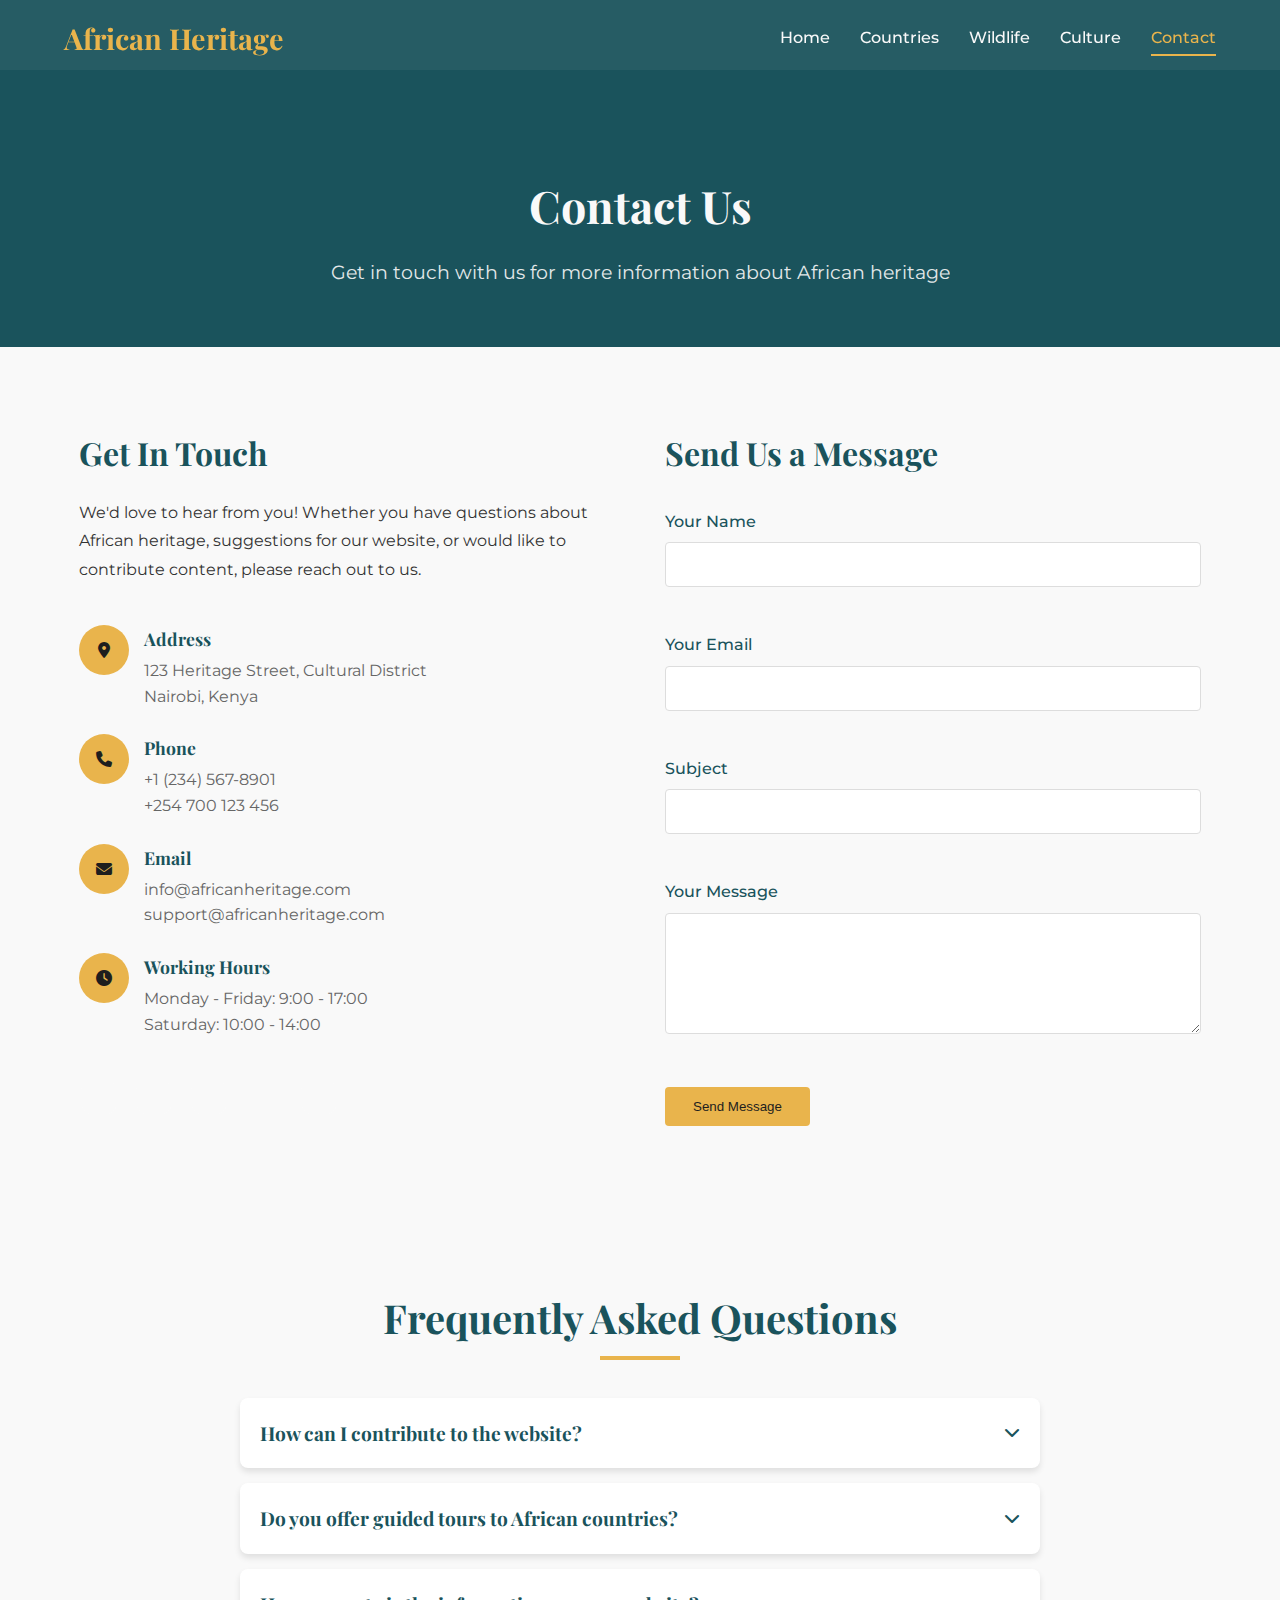
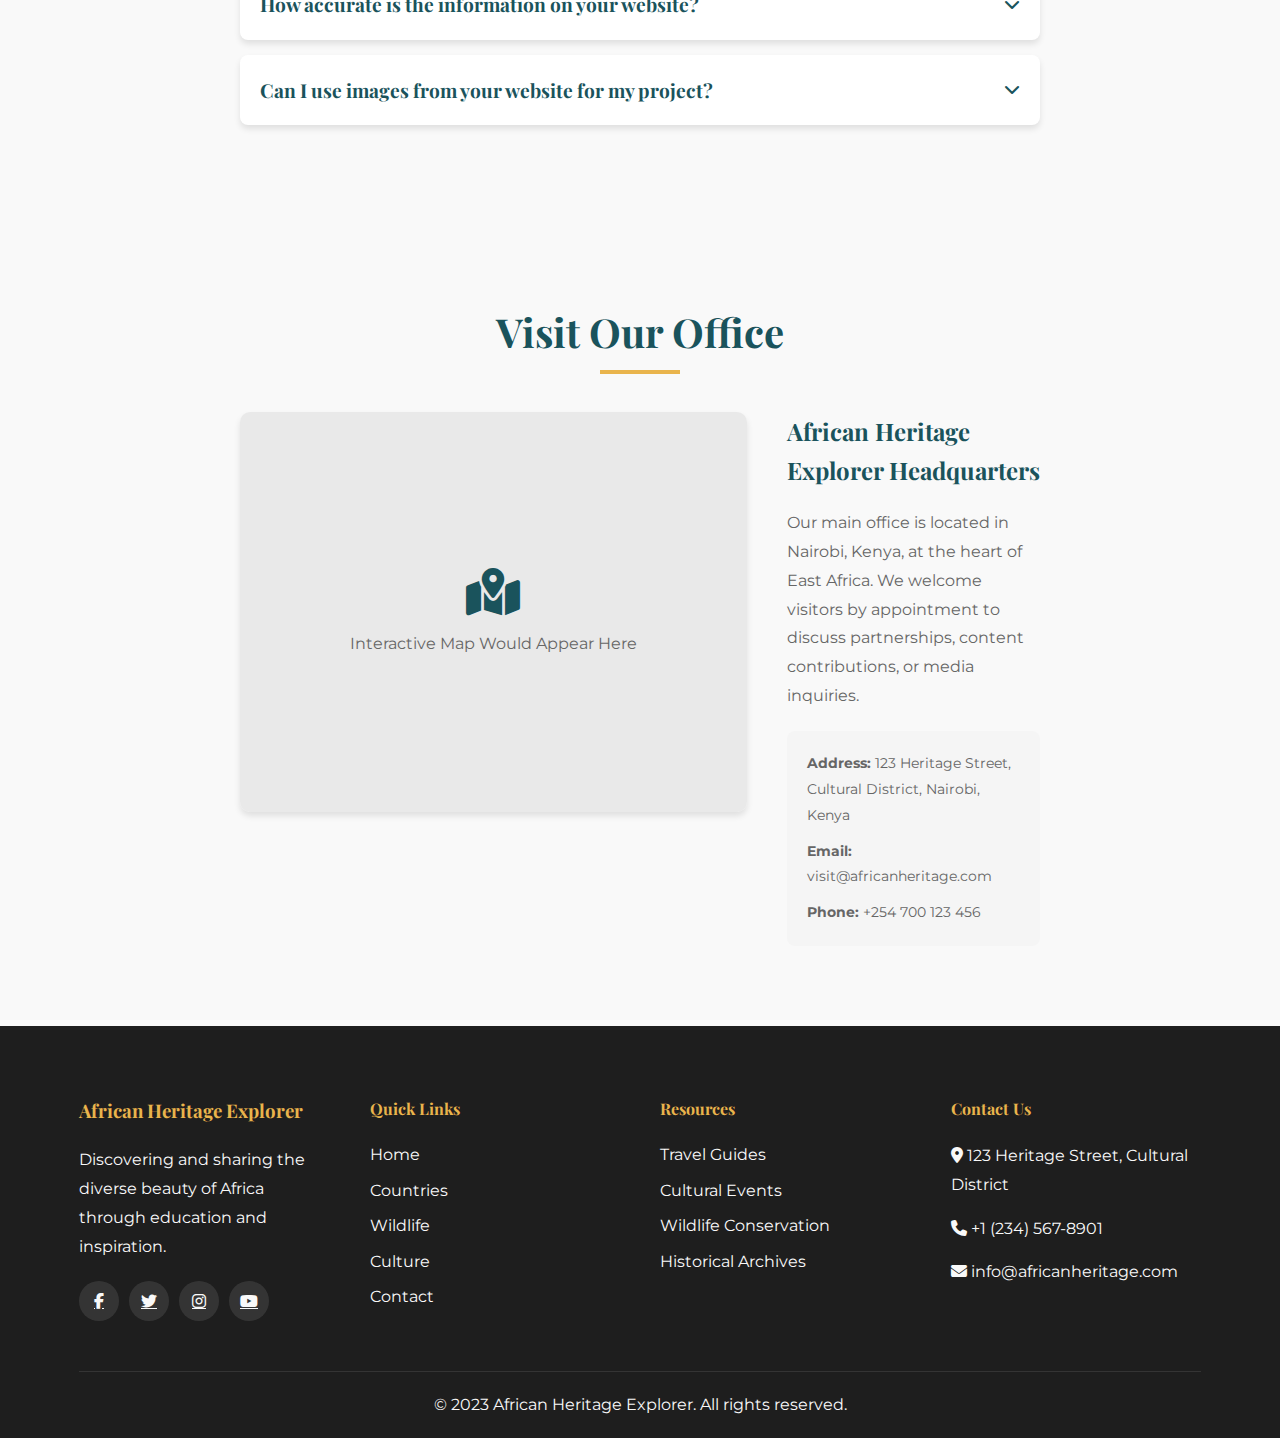
<file: contact.html>
<!DOCTYPE html>
<html lang="en">
<head>
    <meta charset="UTF-8">
    <meta name="viewport" content="width=device-width, initial-scale=1.0">
    <title>Contact Us - African Heritage Explorer</title>
    <link rel="stylesheet" href="css/style.css">
    <link rel="stylesheet" href="css/responsive.css">
    <link href="https://fonts.googleapis.com/css2?family=Montserrat:wght@400;500;700&family=Playfair+Display:wght@400;700&display=swap" rel="stylesheet">
    <link rel="stylesheet" href="https://cdnjs.cloudflare.com/ajax/libs/font-awesome/6.4.0/css/all.min.css">
</head>
<body>
    <!-- Navigation -->
    <nav class="navbar">
        <div class="nav-container">
            <div class="nav-logo">
                <a href="index.html">African Heritage</a>
            </div>
            <div class="nav-menu" id="nav-menu">
                <a href="index.html" class="nav-link">Home</a>
                <a href="countries.html" class="nav-link">Countries</a>
                <a href="wildlife.html" class="nav-link">Wildlife</a>
                <a href="culture.html" class="nav-link">Culture</a>
                <a href="contact.html" class="nav-link active">Contact</a>
                <div class="nav-close" id="nav-close">
                    <i class="fas fa-times"></i>
                </div>
            </div>
            <div class="nav-toggle" id="nav-toggle">
                <i class="fas fa-bars"></i>
            </div>
        </div>
    </nav>

    <!-- Page Header -->
    <section class="page-header">
        <div class="container">
            <h1>Contact Us</h1>
            <p>Get in touch with us for more information about African heritage</p>
        </div>
    </section>

    <!-- Contact Section -->
    <section class="contact-section">
        <div class="container">
            <div class="contact-content">
                <div class="contact-info">
                    <h2>Get In Touch</h2>
                    <p>We'd love to hear from you! Whether you have questions about African heritage, suggestions for our website, or would like to contribute content, please reach out to us.</p>
                    
                    <div class="contact-details">
                        <div class="contact-item">
                            <div class="contact-icon">
                                <i class="fas fa-map-marker-alt"></i>
                            </div>
                            <div class="contact-text">
                                <h4>Address</h4>
                                <p>123 Heritage Street, Cultural District<br>Nairobi, Kenya</p>
                            </div>
                        </div>
                        
                        <div class="contact-item">
                            <div class="contact-icon">
                                <i class="fas fa-phone"></i>
                            </div>
                            <div class="contact-text">
                                <h4>Phone</h4>
                                <p>+1 (234) 567-8901<br>+254 700 123 456</p>
                            </div>
                        </div>
                        
                        <div class="contact-item">
                            <div class="contact-icon">
                                <i class="fas fa-envelope"></i>
                            </div>
                            <div class="contact-text">
                                <h4>Email</h4>
                                <p>info@africanheritage.com<br>support@africanheritage.com</p>
                            </div>
                        </div>
                        
                        <div class="contact-item">
                            <div class="contact-icon">
                                <i class="fas fa-clock"></i>
                            </div>
                            <div class="contact-text">
                                <h4>Working Hours</h4>
                                <p>Monday - Friday: 9:00 - 17:00<br>Saturday: 10:00 - 14:00</p>
                            </div>
                        </div>
                    </div>
                    
                    <div class="social-links contact-social">
                        <a href="#"><i class="fab fa-facebook-f"></i></a>
                        <a href="#"><i class="fab fa-twitter"></i></a>
                        <a href="#"><i class="fab fa-instagram"></i></a>
                        <a href="#"><i class="fab fa-youtube"></i></a>
                        <a href="#"><i class="fab fa-linkedin-in"></i></a>
                    </div>
                </div>
                
                <div class="contact-form-container">
                    <h2>Send Us a Message</h2>
                    <form class="contact-form" id="contactForm">
                        <div class="form-group">
                            <label for="name">Your Name</label>
                            <input type="text" id="name" name="name" required>
                            <span class="error-message" id="nameError"></span>
                        </div>
                        
                        <div class="form-group">
                            <label for="email">Your Email</label>
                            <input type="email" id="email" name="email" required>
                            <span class="error-message" id="emailError"></span>
                        </div>
                        
                        <div class="form-group">
                            <label for="subject">Subject</label>
                            <input type="text" id="subject" name="subject" required>
                            <span class="error-message" id="subjectError"></span>
                        </div>
                        
                        <div class="form-group">
                            <label for="message">Your Message</label>
                            <textarea id="message" name="message" rows="5" required></textarea>
                            <span class="error-message" id="messageError"></span>
                        </div>
                        
                        <button type="submit" class="btn">Send Message</button>
                    </form>
                    
                    <div id="formSuccess" class="success-message">
                        <i class="fas fa-check-circle"></i>
                        <p>Thank you for your message! We'll get back to you soon.</p>
                    </div>
                </div>
            </div>
        </div>
    </section>

    <!-- FAQ Section -->
    <section class="faq-section">
        <div class="container">
            <h2 class="section-title">Frequently Asked Questions</h2>
            <div class="faq-container">
                <div class="faq-item">
                    <div class="faq-question">
                        <h3>How can I contribute to the website?</h3>
                        <span class="faq-toggle"><i class="fas fa-chevron-down"></i></span>
                    </div>
                    <div class="faq-answer">
                        <p>We welcome contributions from African heritage enthusiasts, researchers, and writers. Please use the contact form to send us your ideas or articles, and our editorial team will review them for potential publication.</p>
                    </div>
                </div>
                
                <div class="faq-item">
                    <div class="faq-question">
                        <h3>Do you offer guided tours to African countries?</h3>
                        <span class="faq-toggle"><i class="fas fa-chevron-down"></i></span>
                    </div>
                    <div class="faq-answer">
                        <p>While we don't directly organize tours, we partner with reputable tour operators across Africa. Contact us for recommendations based on your interests and preferred destinations.</p>
                    </div>
                </div>
                
                <div class="faq-item">
                    <div class="faq-question">
                        <h3>How accurate is the information on your website?</h3>
                        <span class="faq-toggle"><i class="fas fa-chevron-down"></i></span>
                    </div>
                    <div class="faq-answer">
                        <p>We strive for accuracy by working with cultural experts, historians, and local sources. All content is thoroughly researched and reviewed before publication. If you find any inaccuracies, please contact us immediately.</p>
                    </div>
                </div>
                
                <div class="faq-item">
                    <div class="faq-question">
                        <h3>Can I use images from your website for my project?</h3>
                        <span class="faq-toggle"><i class="fas fa-chevron-down"></i></span>
                    </div>
                    <div class="faq-answer">
                        <p>Some images are licensed for use with attribution, while others are copyrighted. Please contact us for specific permissions, and we'll be happy to guide you on usage rights for particular images.</p>
                    </div>
                </div>
            </div>
        </div>
    </section>

    <!-- Map Section -->
    <section class="map-section">
        <div class="container">
            <h2 class="section-title">Visit Our Office</h2>
            <div class="map-container">
                <div class="map-embed">
                    <!-- In a real implementation, this would be an actual Google Maps embed -->
                    <div class="map-placeholder">
                        <i class="fas fa-map-marked-alt"></i>
                        <p>Interactive Map Would Appear Here</p>
                    </div>
                </div>
                <div class="map-info">
                    <h3>African Heritage Explorer Headquarters</h3>
                    <p>Our main office is located in Nairobi, Kenya, at the heart of East Africa. We welcome visitors by appointment to discuss partnerships, content contributions, or media inquiries.</p>
                    <div class="map-details">
                        <p><strong>Address:</strong> 123 Heritage Street, Cultural District, Nairobi, Kenya</p>
                        <p><strong>Email:</strong> visit@africanheritage.com</p>
                        <p><strong>Phone:</strong> +254 700 123 456</p>
                    </div>
                </div>
            </div>
        </div>
    </section>

    <!-- Footer -->
    <footer class="footer">
        <div class="container">
            <div class="footer-content">
                <div class="footer-section">
                    <h3>African Heritage Explorer</h3>
                    <p>Discovering and sharing the diverse beauty of Africa through education and inspiration.</p>
                    <div class="social-links">
                        <a href="#"><i class="fab fa-facebook-f"></i></a>
                        <a href="#"><i class="fab fa-twitter"></i></a>
                        <a href="#"><i class="fab fa-instagram"></i></a>
                        <a href="#"><i class="fab fa-youtube"></i></a>
                    </div>
                </div>
                <div class="footer-section">
                    <h4>Quick Links</h4>
                    <ul>
                        <li><a href="index.html">Home</a></li>
                        <li><a href="countries.html">Countries</a></li>
                        <li><a href="wildlife.html">Wildlife</a></li>
                        <li><a href="culture.html">Culture</a></li>
                        <li><a href="contact.html">Contact</a></li>
                    </ul>
                </div>
                <div class="footer-section">
                    <h4>Resources</h4>
                    <ul>
                        <li><a href="#">Travel Guides</a></li>
                        <li><a href="#">Cultural Events</a></li>
                        <li><a href="#">Wildlife Conservation</a></li>
                        <li><a href="#">Historical Archives</a></li>
                    </ul>
                </div>
                <div class="footer-section">
                    <h4>Contact Us</h4>
                    <p><i class="fas fa-map-marker-alt"></i> 123 Heritage Street, Cultural District</p>
                    <p><i class="fas fa-phone"></i> +1 (234) 567-8901</p>
                    <p><i class="fas fa-envelope"></i> info@africanheritage.com</p>
                </div>
            </div>
            <div class="footer-bottom">
                <p>&copy; 2023 African Heritage Explorer. All rights reserved.</p>
            </div>
        </div>
    </footer>

    <script src="js/main.js"></script>
    <script src="js/form-validation.js"></script>
    <script src="js/contact.js"></script>
</body>
</html>
</file>
<file: css/responsive.css>
/* Responsive adjustments */
@media screen and (max-width: 1200px) {
    .hero-content {
        left: 5%;
    }
}

@media screen and (max-width: 968px) {
    .hero-content h1 {
        font-size: 2.5rem;
    }
    
    .highlight-cards {
        grid-template-columns: repeat(auto-fit, minmax(250px, 1fr));
    }
}

@media screen and (max-width: 768px) {
    .hero-content {
        text-align: center;
        left: 50%;
        transform: translate(-50%, -50%);
        width: 90%;
    }
    
    .hero-content h1 {
        font-size: 2rem;
    }
    
    .stats-grid {
        grid-template-columns: repeat(2, 1fr);
    }
    
    .footer-content {
        grid-template-columns: 1fr;
        text-align: center;
    }
    
    .social-links {
        justify-content: center;
    }
}

@media screen and (max-width: 480px) {
    .hero-content h1 {
        font-size: 1.8rem;
    }
    
    .section-title {
        font-size: 1.8rem;
    }
    
    .stats-grid {
        grid-template-columns: 1fr;
    }
    
    .slider-controls {
        bottom: 30px;
        right: 50%;
        transform: translateX(50%);
    }
}
</file>
<file: css/style.css>
/* Reset and Base Styles */
* {
    margin: 0;
    padding: 0;
    box-sizing: border-box;
}

:root {
    --primary: #e9b44c;
    --secondary: #1a535c;
    --accent: #9b2915;
    --dark: #1e1e1e;
    --light: #f9f9f9;
    --text: #333333;
    --shadow: 0 4px 6px rgba(0, 0, 0, 0.1);
    --transition: all 0.3s ease;
}

body {
    font-family: 'Montserrat', sans-serif;
    line-height: 1.6;
    color: var(--text);
    background-color: var(--light);
    overflow-x: hidden;
}

h1, h2, h3, h4, h5 {
    font-family: 'Playfair Display', serif;
    font-weight: 700;
    margin-bottom: 1rem;
    color: var(--secondary);
}

.container {
    width: 90%;
    max-width: 1200px;
    margin: 0 auto;
    padding: 0 15px;
}

.section-title {
    text-align: center;
    font-size: 2.5rem;
    margin-bottom: 3rem;
    position: relative;
}

.section-title::after {
    content: '';
    position: absolute;
    bottom: -10px;
    left: 50%;
    transform: translateX(-50%);
    width: 80px;
    height: 4px;
    background-color: var(--primary);
}

.btn {
    display: inline-block;
    padding: 12px 28px;
    background-color: var(--primary);
    color: var(--dark);
    text-decoration: none;
    border-radius: 4px;
    font-weight: 500;
    transition: var(--transition);
    border: none;
    cursor: pointer;
}

.btn:hover {
    background-color: var(--secondary);
    color: var(--light);
    transform: translateY(-3px);
    box-shadow: var(--shadow);
}

/* Navigation Styles */
.navbar {
    position: fixed;
    top: 0;
    left: 0;
    width: 100%;
    z-index: 1000;
    background-color: rgba(26, 83, 92, 0.95);
    padding: 15px 0;
    transition: var(--transition);
}

.nav-container {
    display: flex;
    justify-content: space-between;
    align-items: center;
    width: 90%;
    max-width: 1200px;
    margin: 0 auto;
}

.nav-logo a {
    color: var(--primary);
    font-family: 'Playfair Display', serif;
    font-size: 1.8rem;
    font-weight: 700;
    text-decoration: none;
}

.nav-menu {
    display: flex;
    align-items: center;
}

.nav-link {
    color: var(--light);
    text-decoration: none;
    margin-left: 30px;
    font-weight: 500;
    transition: var(--transition);
    position: relative;
}

.nav-link:hover, .nav-link.active {
    color: var(--primary);
}

.nav-link.active::after {
    content: '';
    position: absolute;
    bottom: -5px;
    left: 0;
    width: 100%;
    height: 2px;
    background-color: var(--primary);
}

.nav-toggle, .nav-close {
    display: none;
    color: var(--light);
    font-size: 1.5rem;
    cursor: pointer;
}

/* Hero Section */
.hero {
    position: relative;
    height: 100vh;
    margin-top: 70px;
    overflow: hidden;
}

.hero-content {
    position: absolute;
    top: 50%;
    left: 10%;
    transform: translateY(-50%);
    z-index: 2;
    color: var(--light);
    max-width: 600px;
}

.hero-content h1 {
    font-size: 3.5rem;
    color: var(--light);
    margin-bottom: 1.5rem;
    text-shadow: 2px 2px 4px rgba(0, 0, 0, 0.5);
}

.hero-content p {
    font-size: 1.2rem;
    margin-bottom: 2rem;
    text-shadow: 1px 1px 2px rgba(0, 0, 0, 0.5);
}

.btn-hero {
    background-color: var(--accent);
    color: var(--light);
    padding: 15px 35px;
    font-size: 1.1rem;
    border-radius: 30px;
}

.btn-hero:hover {
    background-color: var(--primary);
    color: var(--dark);
}

.hero-slider {
    position: relative;
    height: 100%;
}

.slide {
    position: absolute;
    top: 0;
    left: 0;
    width: 100%;
    height: 100%;
    opacity: 0;
    transition: opacity 1s ease;
}

.slide.active {
    opacity: 1;
}

.slide img {
    width: 100%;
    height: 100%;
    object-fit: cover;
}

.slider-controls {
    position: absolute;
    bottom: 50px;
    right: 10%;
    z-index: 3;
    display: flex;
}

.control {
    width: 50px;
    height: 50px;
    background-color: rgba(233, 181, 76, 0.8);
    color: var(--dark);
    display: flex;
    align-items: center;
    justify-content: center;
    border-radius: 50%;
    margin-left: 15px;
    cursor: pointer;
    transition: var(--transition);
}

.control:hover {
    background-color: var(--accent);
    color: var(--light);
}

/* Highlights Section */
.highlights {
    padding: 100px 0;
    background-color: var(--light);
}

.highlight-cards {
    display: grid;
    grid-template-columns: repeat(auto-fit, minmax(300px, 1fr));
    gap: 30px;
}

.card {
    background-color: white;
    border-radius: 10px;
    overflow: hidden;
    box-shadow: var(--shadow);
    transition: var(--transition);
}

.card:hover {
    transform: translateY(-10px);
    box-shadow: 0 12px 20px rgba(0, 0, 0, 0.15);
}

.card-image {
    height: 200px;
    overflow: hidden;
}

.card-image img {
    width: 100%;
    height: 100%;
    object-fit: cover;
    transition: transform 0.5s ease;
}

.card:hover .card-image img {
    transform: scale(1.1);
}

.card-content {
    padding: 20px;
}

.card-content h3 {
    font-size: 1.5rem;
    margin-bottom: 10px;
}

.card-content p {
    margin-bottom: 20px;
    color: #666;
}

.btn-card {
    background-color: var(--secondary);
    color: var(--light);
    padding: 10px 20px;
    font-size: 0.9rem;
}

.btn-card:hover {
    background-color: var(--primary);
    color: var(--dark);
}

/* Statistics Section */
.statistics {
    padding: 80px 0;
    background-color: var(--secondary);
    color: var(--light);
    text-align: center;
}

.statistics .section-title {
    color: var(--light);
}

.statistics .section-title::after {
    background-color: var(--primary);
}

.stats-grid {
    display: grid;
    grid-template-columns: repeat(auto-fit, minmax(200px, 1fr));
    gap: 30px;
    margin-top: 50px;
}

.stat h3 {
    font-size: 3rem;
    color: var(--primary);
    margin-bottom: 10px;
}

.stat p {
    font-size: 1.2rem;
    font-weight: 500;
}

/* Newsletter Section */
.newsletter {
    padding: 80px 0;
    background-color: #f5f5f5;
    text-align: center;
}

.newsletter-content h2 {
    margin-bottom: 20px;
}

.newsletter-content p {
    margin-bottom: 30px;
    font-size: 1.1rem;
}

.newsletter-form {
    display: flex;
    max-width: 500px;
    margin: 0 auto;
}

.newsletter-form input {
    flex: 1;
    padding: 15px;
    border: 1px solid #ddd;
    border-radius: 4px 0 0 4px;
    font-size: 1rem;
}

.newsletter-form button {
    padding: 15px 30px;
    background-color: var(--accent);
    color: white;
    border: none;
    border-radius: 0 4px 4px 0;
    cursor: pointer;
    font-weight: 500;
    transition: var(--transition);
}

.newsletter-form button:hover {
    background-color: var(--primary);
    color: var(--dark);
}

/* Footer */
.footer {
    background-color: var(--dark);
    color: var(--light);
    padding: 70px 0 20px;
}

.footer-content {
    display: grid;
    grid-template-columns: repeat(auto-fit, minmax(250px, 1fr));
    gap: 40px;
    margin-bottom: 50px;
}

.footer-section h3, .footer-section h4 {
    color: var(--primary);
    margin-bottom: 20px;
}

.footer-section p {
    margin-bottom: 15px;
    line-height: 1.8;
}

.footer-section ul {
    list-style: none;
}

.footer-section ul li {
    margin-bottom: 10px;
}

.footer-section ul li a {
    color: var(--light);
    text-decoration: none;
    transition: var(--transition);
}

.footer-section ul li a:hover {
    color: var(--primary);
    padding-left: 5px;
}

.social-links {
    display: flex;
    margin-top: 20px;
}

.social-links a {
    display: flex;
    align-items: center;
    justify-content: center;
    width: 40px;
    height: 40px;
    background-color: rgba(255, 255, 255, 0.1);
    border-radius: 50%;
    margin-right: 10px;
    color: var(--light);
    transition: var(--transition);
}

.social-links a:hover {
    background-color: var(--primary);
    color: var(--dark);
}

.footer-bottom {
    text-align: center;
    padding-top: 20px;
    border-top: 1px solid rgba(255, 255, 255, 0.1);
}

/* Responsive Design */
@media screen and (max-width: 968px) {
    .hero-content h1 {
        font-size: 2.8rem;
    }
    
    .nav-menu {
        position: fixed;
        top: 0;
        right: -100%;
        width: 70%;
        height: 100vh;
        background-color: var(--secondary);
        flex-direction: column;
        align-items: center;
        justify-content: center;
        transition: var(--transition);
        box-shadow: -5px 0 15px rgba(0, 0, 0, 0.1);
    }
    
    .nav-menu.active {
        right: 0;
    }
    
    .nav-link {
        margin: 15px 0;
    }
    
    .nav-toggle, .nav-close {
        display: block;
    }
    
    .nav-close {
        position: absolute;
        top: 20px;
        right: 20px;
    }
}

@media screen and (max-width: 768px) {
    .hero-content {
        left: 5%;
        right: 5%;
        text-align: center;
    }
    
    .hero-content h1 {
        font-size: 2.2rem;
    }
    
    .section-title {
        font-size: 2rem;
    }
    
    .newsletter-form {
        flex-direction: column;
    }
    
    .newsletter-form input {
        border-radius: 4px;
        margin-bottom: 10px;
    }
    
    .newsletter-form button {
        border-radius: 4px;
    }
}

@media screen and (max-width: 480px) {
    .hero-content h1 {
        font-size: 1.8rem;
    }
    
    .hero-content p {
        font-size: 1rem;
    }
    
    .slider-controls {
        right: 5%;
    }
    
    .control {
        width: 40px;
        height: 40px;
    }
}
/* Additional Styles for Countries Page */
.page-header {
    padding: 100px 0 60px;
    background-color: var(--secondary);
    color: var(--light);
    text-align: center;
    margin-top: 70px;
}

.page-header h1 {
    color: var(--light);
    font-size: 2.8rem;
    margin-bottom: 15px;
}

.page-header p {
    font-size: 1.2rem;
    opacity: 0.9;
}

.countries-grid {
    padding: 80px 0;
}

.grid-filters {
    display: flex;
    justify-content: center;
    flex-wrap: wrap;
    gap: 15px;
    margin-bottom: 40px;
}

.filter-btn {
    padding: 10px 20px;
    background-color: var(--light);
    border: 1px solid var(--secondary);
    border-radius: 30px;
    color: var(--secondary);
    font-weight: 500;
    cursor: pointer;
    transition: var(--transition);
}

.filter-btn.active, .filter-btn:hover {
    background-color: var(--secondary);
    color: var(--light);
}

.countries-container {
    display: grid;
    grid-template-columns: repeat(auto-fill, minmax(280px, 1fr));
    gap: 30px;
}

.country-card {
    background-color: white;
    border-radius: 10px;
    overflow: hidden;
    box-shadow: var(--shadow);
    transition: var(--transition);
}

.country-card:hover {
    transform: translateY(-5px);
    box-shadow: 0 10px 20px rgba(0, 0, 0, 0.1);
}

.country-flag {
    height: 180px;
    overflow: hidden;
}

.country-flag img {
    width: 100%;
    height: 100%;
    object-fit: cover;
}

.country-info {
    padding: 20px;
}

.country-info h3 {
    margin-bottom: 5px;
    font-size: 1.5rem;
}

.country-info > p {
    color: #666;
    margin-bottom: 15px;
}

.country-stats {
    display: flex;
    justify-content: space-between;
    margin-bottom: 20px;
}

.country-stats span {
    display: flex;
    align-items: center;
    font-size: 0.9rem;
    color: #666;
}

.country-stats i {
    margin-right: 5px;
    color: var(--primary);
}

.africa-map {
    padding: 80px 0;
    background-color: #f9f9f9;
}

.map-container {
    position: relative;
    max-width: 800px;
    margin: 0 auto;
}

.map-image {
    width: 100%;
    height: auto;
    border-radius: 10px;
    box-shadow: var(--shadow);
}

.map-point {
    position: absolute;
    transform: translate(-50%, -50%);
    cursor: pointer;
}

.point {
    width: 20px;
    height: 20px;
    background-color: var(--accent);
    border-radius: 50%;
    position: relative;
    animation: pulse 2s infinite;
}

@keyframes pulse {
    0% {
        transform: scale(1);
        opacity: 1;
    }
    50% {
        transform: scale(1.5);
        opacity: 0.7;
    }
    100% {
        transform: scale(1);
        opacity: 1;
    }
}

.map-tooltip {
    position: absolute;
    bottom: 100%;
    left: 50%;
    transform: translateX(-50%);
    background-color: var(--secondary);
    color: white;
    padding: 5px 10px;
    border-radius: 4px;
    font-size: 0.9rem;
    white-space: nowrap;
    opacity: 0;
    visibility: hidden;
    transition: var(--transition);
}

.map-point:hover .map-tooltip {
    opacity: 1;
    visibility: visible;
    bottom: calc(100% + 10px);
}

/* Additional Styles for Wildlife Page */
.wildlife-gallery {
    padding: 80px 0;
}

.gallery-filters {
    display: flex;
    justify-content: center;
    flex-wrap: wrap;
    gap: 15px;
    margin-bottom: 40px;
}

.gallery-container {
    display: grid;
    grid-template-columns: repeat(auto-fill, minmax(300px, 1fr));
    gap: 30px;
}

.animal-card {
    background-color: white;
    border-radius: 10px;
    overflow: hidden;
    box-shadow: var(--shadow);
    transition: var(--transition);
}

.animal-card:hover {
    transform: translateY(-5px);
    box-shadow: 0 10px 20px rgba(0, 0, 0, 0.1);
}

.animal-image {
    position: relative;
    height: 250px;
    overflow: hidden;
}

.animal-image img {
    width: 100%;
    height: 100%;
    object-fit: cover;
    transition: transform 0.5s ease;
}

.animal-card:hover .animal-image img {
    transform: scale(1.1);
}

.animal-overlay {
    position: absolute;
    bottom: 0;
    left: 0;
    right: 0;
    background: linear-gradient(transparent, rgba(0, 0, 0, 0.8));
    color: white;
    padding: 20px;
    opacity: 0;
    transition: var(--transition);
}

.animal-card:hover .animal-overlay {
    opacity: 1;
}

.animal-overlay h3 {
    color: white;
    margin-bottom: 5px;
}

.animal-overlay p {
    font-size: 0.9rem;
    opacity: 0.8;
}

.animal-info {
    padding: 20px;
}

.animal-info p {
    margin-bottom: 20px;
    color: #666;
}

.conservation {
    padding: 80px 0;
    background-color: #f9f9f9;
}

.conservation-content {
    display: grid;
    grid-template-columns: 2fr 1fr;
    gap: 50px;
    align-items: center;
}

.conservation-text h3 {
    font-size: 1.8rem;
    margin-bottom: 20px;
    color: var(--secondary);
}

.conservation-text p {
    margin-bottom: 20px;
    line-height: 1.8;
}

.conservation-stats {
    display: grid;
    gap: 30px;
}

.conservation-stat {
    text-align: center;
    padding: 30px 20px;
    background-color: white;
    border-radius: 10px;
    box-shadow: var(--shadow);
}

.conservation-stat h4 {
    font-size: 2.5rem;
    color: var(--primary);
    margin-bottom: 10px;
}

.conservation-stat p {
    font-weight: 500;
    color: var(--secondary);
}

/* Additional Styles for Culture Page */
.cultural-highlights {
    padding: 80px 0;
}

.culture-tabs {
    margin-top: 40px;
}

.tab-buttons {
    display: flex;
    flex-wrap: wrap;
    gap: 10px;
    margin-bottom: 30px;
}

.tab-btn {
    padding: 12px 25px;
    background-color: var(--light);
    border: 1px solid var(--secondary);
    border-radius: 4px;
    color: var(--secondary);
    font-weight: 500;
    cursor: pointer;
    transition: var(--transition);
}

.tab-btn.active, .tab-btn:hover {
    background-color: var(--secondary);
    color: var(--light);
}

.tab-pane {
    display: none;
}

.tab-pane.active {
    display: block;
}

.culture-content {
    display: grid;
    grid-template-columns: 1fr 1fr;
    gap: 40px;
    align-items: center;
}

.culture-text h3 {
    font-size: 1.8rem;
    margin-bottom: 20px;
    color: var(--secondary);
}

.culture-text p {
    margin-bottom: 20px;
    line-height: 1.8;
}

.culture-images {
    display: grid;
    grid-template-columns: 1fr 1fr;
    gap: 20px;
}

.culture-img {
    position: relative;
    border-radius: 10px;
    overflow: hidden;
    box-shadow: var(--shadow);
}

.culture-img img {
    width: 100%;
    height: 200px;
    object-fit: cover;
}

.culture-img p {
    position: absolute;
    bottom: 0;
    left: 0;
    right: 0;
    background-color: rgba(0, 0, 0, 0.7);
    color: white;
    padding: 10px;
    margin: 0;
    text-align: center;
    font-size: 0.9rem;
}

.festivals {
    padding: 80px 0;
    background-color: #f9f9f9;
}

.festivals-grid {
    display: grid;
    grid-template-columns: repeat(auto-fill, minmax(300px, 1fr));
    gap: 30px;
    margin-top: 40px;
}

.festival-card {
    background-color: white;
    border-radius: 10px;
    overflow: hidden;
    box-shadow: var(--shadow);
    transition: var(--transition);
}

.festival-card:hover {
    transform: translateY(-5px);
    box-shadow: 0 10px 20px rgba(0, 0, 0, 0.1);
}

.festival-image {
    height: 200px;
    overflow: hidden;
}

.festival-image img {
    width: 100%;
    height: 100%;
    object-fit: cover;
    transition: transform 0.5s ease;
}

.festival-card:hover .festival-image img {
    transform: scale(1.1);
}

.festival-info {
    padding: 20px;
}

.festival-info h3 {
    margin-bottom: 10px;
    font-size: 1.5rem;
}

.festival-location {
    color: var(--primary);
    font-weight: 500;
    margin-bottom: 15px;
}

.festival-desc {
    color: #666;
    margin-bottom: 20px;
    line-height: 1.6;
}

/* Additional Styles for Contact Page */
.contact-section {
    padding: 80px 0;
}

.contact-content {
    display: grid;
    grid-template-columns: 1fr 1fr;
    gap: 50px;
}

.contact-info h2 {
    font-size: 2rem;
    margin-bottom: 20px;
    color: var(--secondary);
}

.contact-info > p {
    margin-bottom: 40px;
    line-height: 1.8;
}

.contact-details {
    margin-bottom: 40px;
}

.contact-item {
    display: flex;
    align-items: flex-start;
    margin-bottom: 25px;
}

.contact-icon {
    width: 50px;
    height: 50px;
    background-color: var(--primary);
    color: var(--dark);
    border-radius: 50%;
    display: flex;
    align-items: center;
    justify-content: center;
    margin-right: 15px;
    flex-shrink: 0;
}

.contact-text h4 {
    margin-bottom: 5px;
    font-size: 1.1rem;
}

.contact-text p {
    color: #666;
    line-height: 1.6;
}

.contact-social {
    margin-top: 30px;
}

.contact-social a {
    margin-right: 15px;
}

.contact-form-container h2 {
    font-size: 2rem;
    margin-bottom: 20px;
    color: var(--secondary);
}

.contact-form {
    margin-top: 30px;
}

.form-group {
    margin-bottom: 20px;
}

.form-group label {
    display: block;
    margin-bottom: 8px;
    font-weight: 500;
    color: var(--secondary);
}

.form-group input,
.form-group textarea {
    width: 100%;
    padding: 12px 15px;
    border: 1px solid #ddd;
    border-radius: 4px;
    font-family: 'Montserrat', sans-serif;
    font-size: 1rem;
    transition: var(--transition);
}

.form-group input:focus,
.form-group textarea:focus {
    border-color: var(--secondary);
    outline: none;
    box-shadow: 0 0 0 3px rgba(26, 83, 92, 0.1);
}

.error-message {
    display: block;
    color: var(--accent);
    font-size: 0.9rem;
    margin-top: 5px;
    min-height: 20px;
}

.success-message {
    display: none;
    background-color: #d4edda;
    color: #155724;
    padding: 20px;
    border-radius: 4px;
    text-align: center;
    margin-top: 20px;
}

.success-message i {
    font-size: 2rem;
    margin-bottom: 10px;
    display: block;
}

.faq-section {
    padding: 80px 0;
    background-color: #f9f9f9;
}

.faq-container {
    max-width: 800px;
    margin: 40px auto 0;
}

.faq-item {
    background-color: white;
    border-radius: 8px;
    margin-bottom: 15px;
    box-shadow: var(--shadow);
    overflow: hidden;
}

.faq-question {
    padding: 20px;
    display: flex;
    justify-content: space-between;
    align-items: center;
    cursor: pointer;
}

.faq-question h3 {
    margin-bottom: 0;
    font-size: 1.2rem;
}

.faq-toggle {
    color: var(--secondary);
    transition: var(--transition);
}

.faq-item.active .faq-toggle {
    transform: rotate(180deg);
}

.faq-answer {
    padding: 0 20px;
    max-height: 0;
    overflow: hidden;
    transition: max-height 0.3s ease, padding 0.3s ease;
}

.faq-item.active .faq-answer {
    padding: 0 20px 20px;
    max-height: 200px;
}

.faq-answer p {
    color: #666;
    line-height: 1.6;
}

.map-section {
    padding: 80px 0;
}

.map-container {
    display: grid;
    grid-template-columns: 2fr 1fr;
    gap: 40px;
    margin-top: 40px;
}

.map-embed {
    height: 400px;
    border-radius: 10px;
    overflow: hidden;
    box-shadow: var(--shadow);
}

.map-placeholder {
    height: 100%;
    background-color: #e9e9e9;
    display: flex;
    flex-direction: column;
    align-items: center;
    justify-content: center;
    color: #666;
}

.map-placeholder i {
    font-size: 3rem;
    margin-bottom: 15px;
    color: var(--secondary);
}

.map-info h3 {
    font-size: 1.5rem;
    margin-bottom: 20px;
    color: var(--secondary);
}

.map-info p {
    margin-bottom: 20px;
    line-height: 1.8;
    color: #666;
}

.map-details {
    background-color: #f5f5f5;
    padding: 20px;
    border-radius: 8px;
}

.map-details p {
    margin-bottom: 10px;
    font-size: 0.9rem;
}

.map-details p:last-child {
    margin-bottom: 0;
}

/* Responsive adjustments for new pages */
@media screen and (max-width: 968px) {
    .conservation-content,
    .culture-content,
    .contact-content,
    .map-container {
        grid-template-columns: 1fr;
        gap: 30px;
    }
    
    .culture-images {
        grid-template-columns: 1fr;
    }
    
    .tab-buttons {
        justify-content: center;
    }
}

@media screen and (max-width: 768px) {
    .countries-container,
    .gallery-container,
    .festivals-grid {
        grid-template-columns: 1fr;
    }
    
    .country-stats {
        flex-direction: column;
        gap: 10px;
    }
    
    .conservation-stats {
        grid-template-columns: repeat(2, 1fr);
    }
    
    .contact-item {
        flex-direction: column;
        text-align: center;
    }
    
    .contact-icon {
        margin-right: 0;
        margin-bottom: 15px;
    }
}

@media screen and (max-width: 480px) {
    .grid-filters,
    .gallery-filters,
    .tab-buttons {
        flex-direction: column;
        align-items: center;
    }
    
    .filter-btn,
    .tab-btn {
        width: 100%;
        text-align: center;
    }
    
    .conservation-stats {
        grid-template-columns: 1fr;
    }
    
    .faq-question h3 {
        font-size: 1rem;
    }
}
</file>
